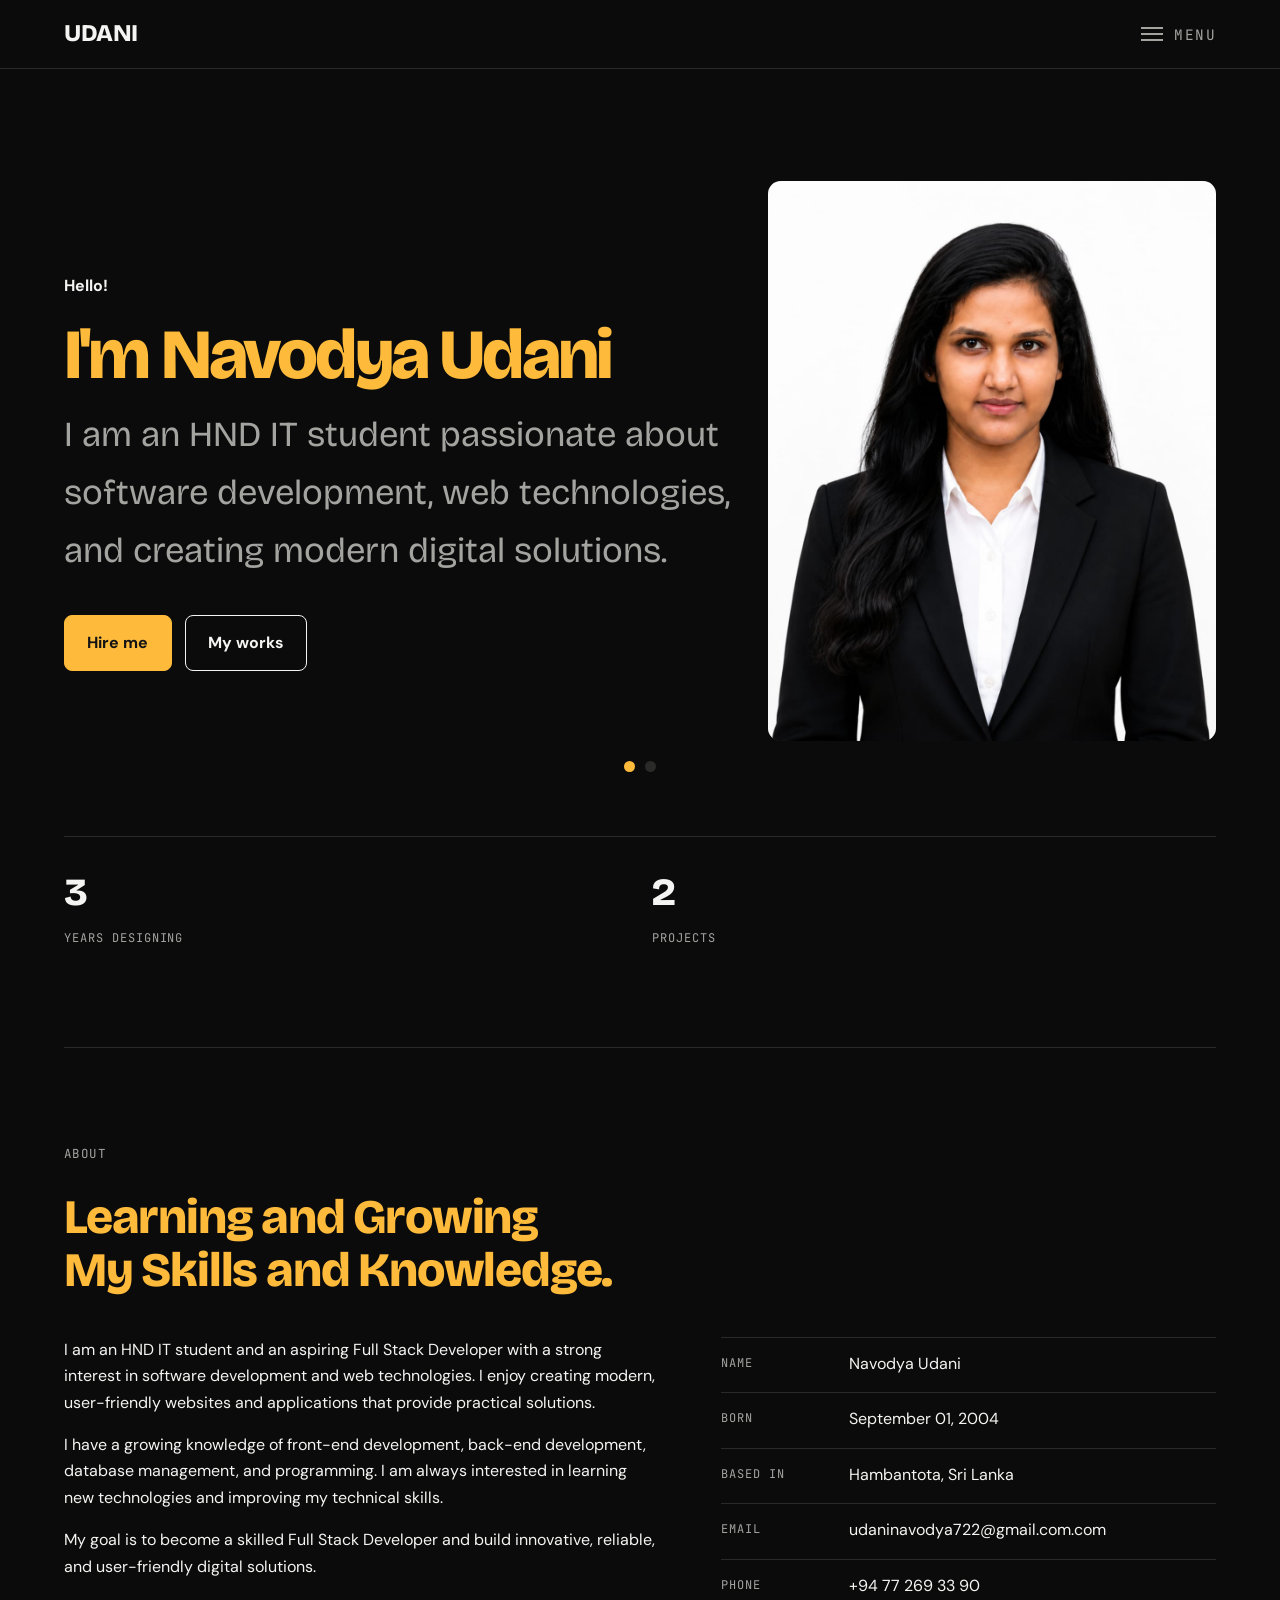
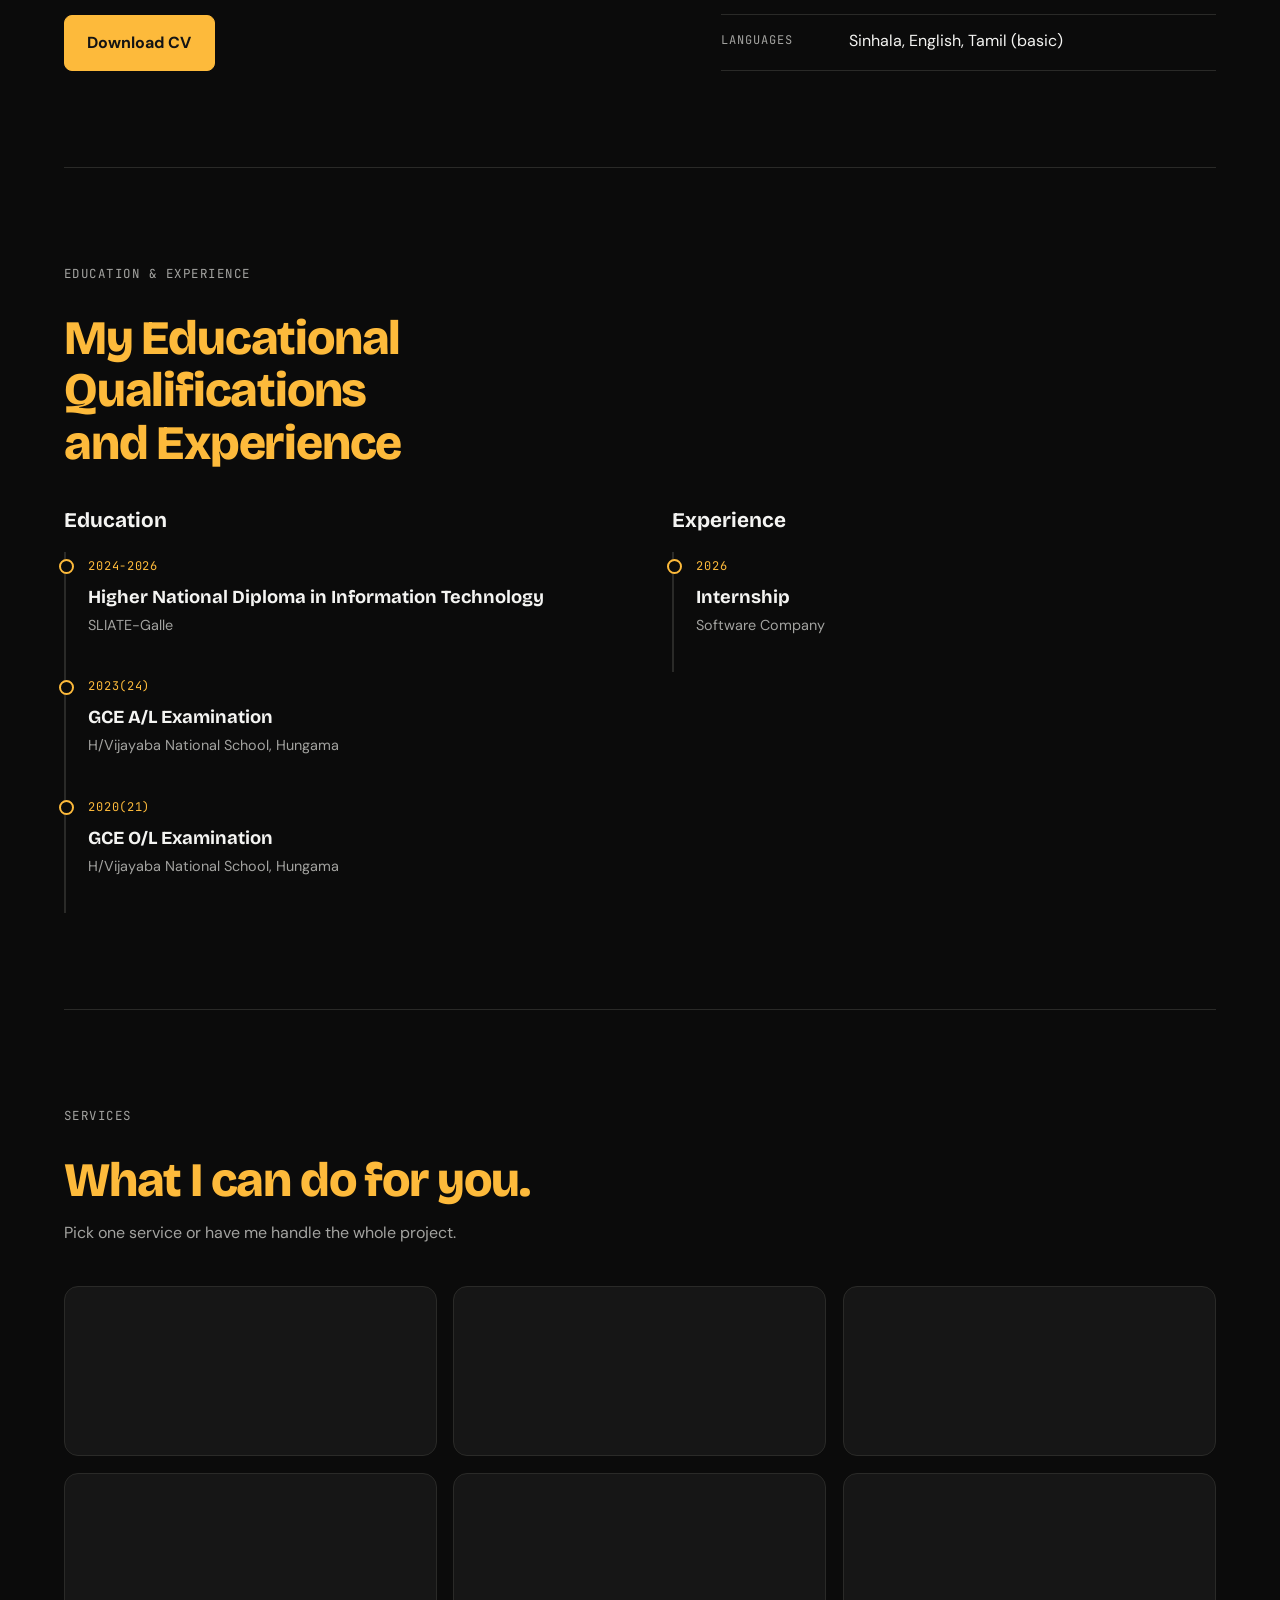
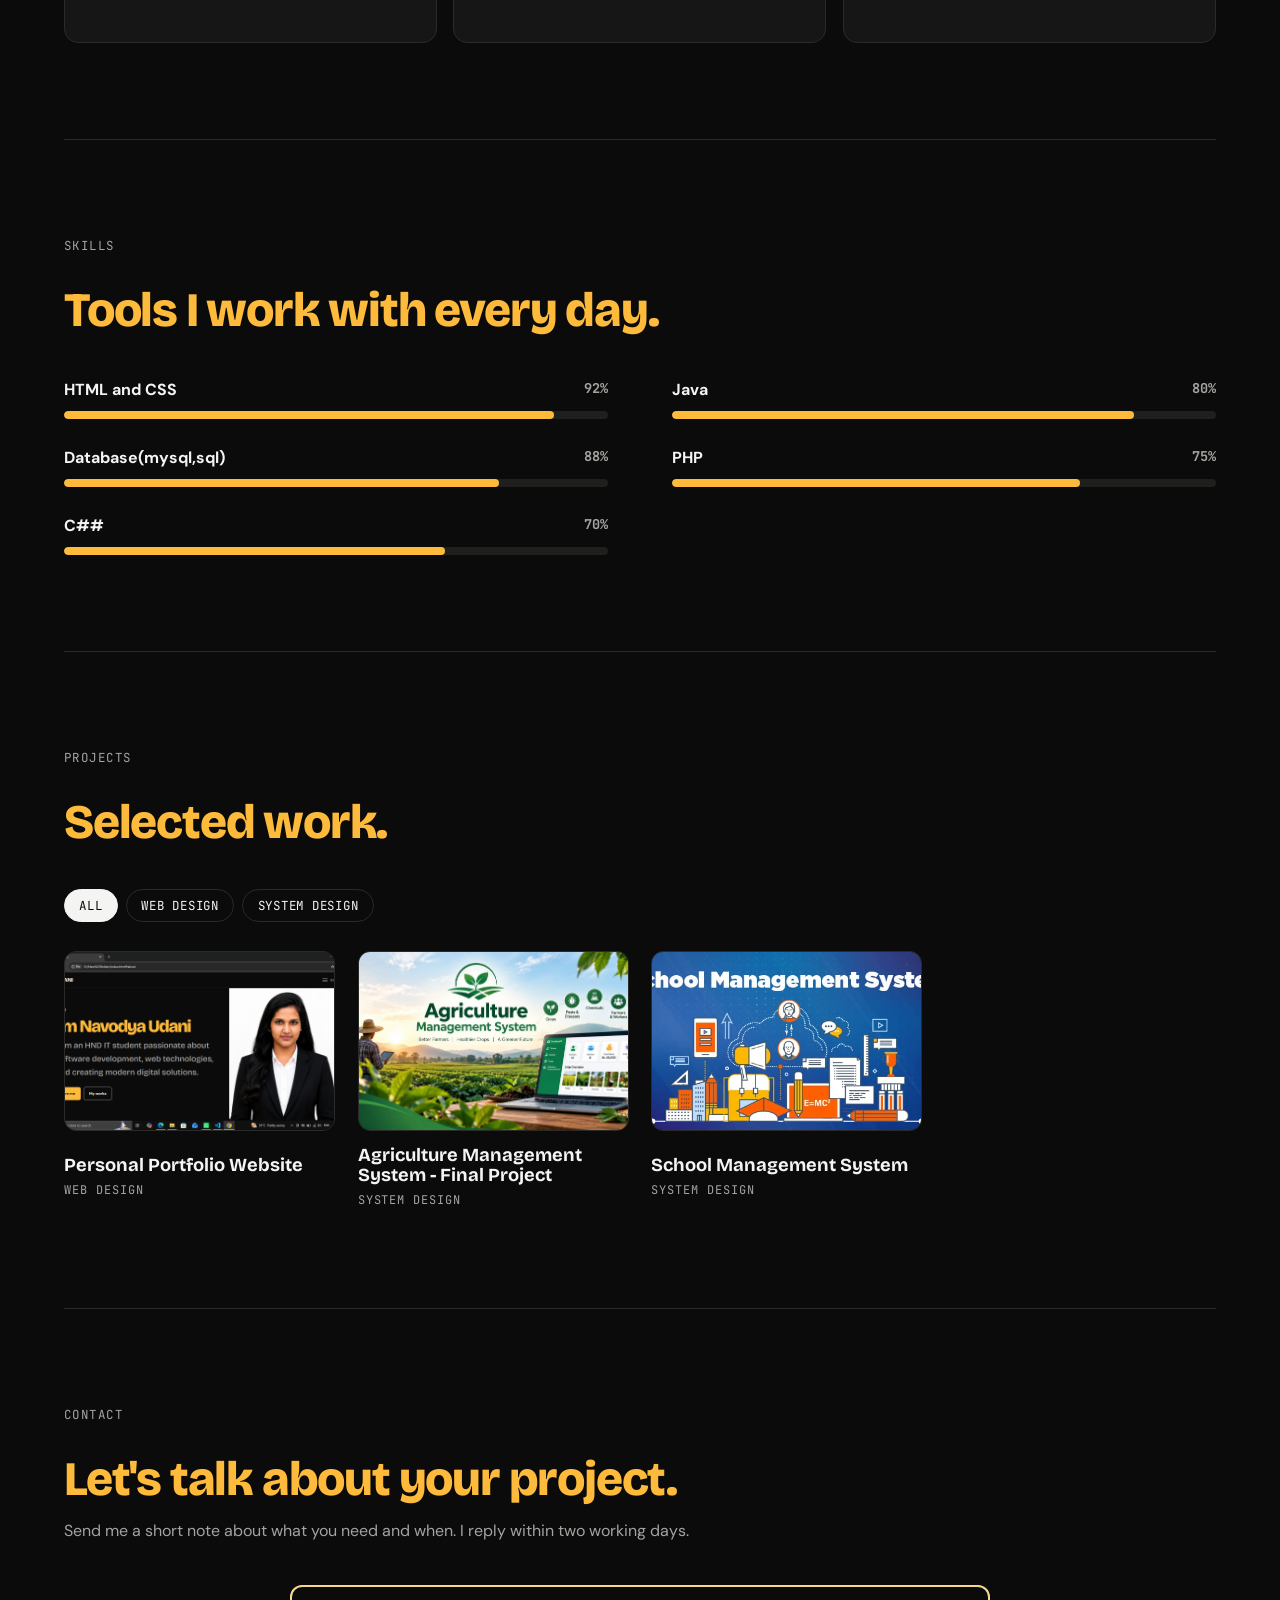
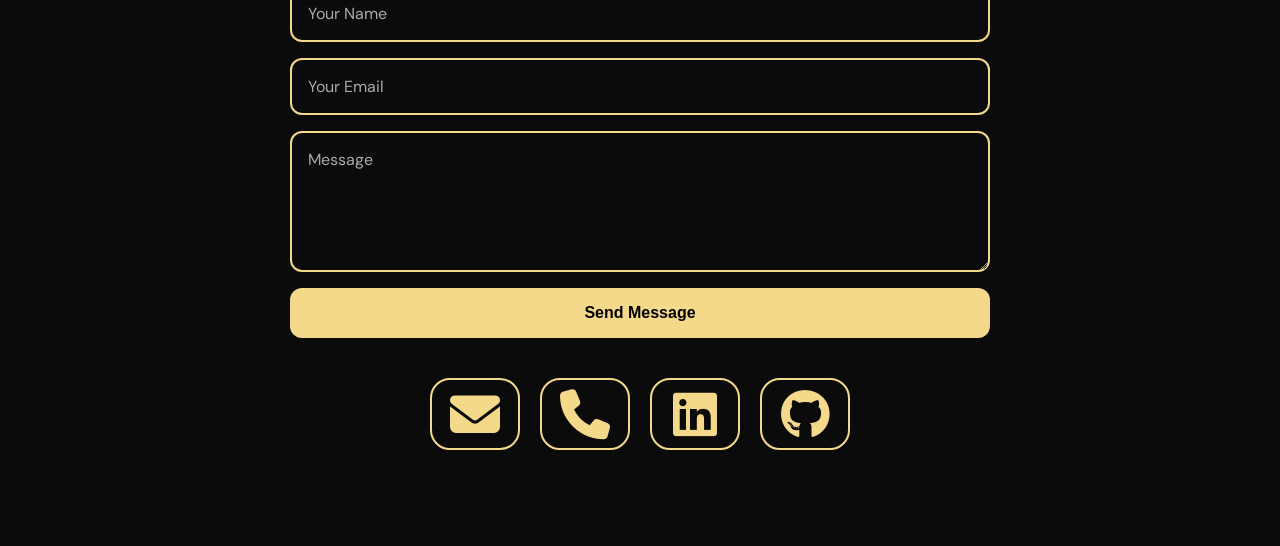
<file: index.html>
<!doctype html>
<html lang="en">
<head>
<meta charset="utf-8">
<meta name="viewport" content="width=device-width, initial-scale=1">
<title>Portfolio</title>
<link rel="preconnect" href="https://fonts.googleapis.com">
<link rel="preconnect" href="https://fonts.gstatic.com" crossorigin>
<link rel="stylesheet" href="https://fonts.googleapis.com/css2?family=Bricolage+Grotesque:opsz,wght@12..96,500;12..96,700;12..96,800&family=DM+Sans:wght@400;500;700&family=JetBrains+Mono:wght@400;500&display=swap">
<link rel="stylesheet" href="style.css">
<link rel="stylesheet" href="https://cdnjs.cloudflare.com/ajax/libs/font-awesome/6.5.1/css/all.min.css">
</head>
<body>
<div class="shell">
  <aside class="rail">
    <div>
      <a class="brand" href="#home">Udani<span>.</span>P</a>
      <nav class="nav" id="nav">
        <a href="#home">Home</a><a href="#about">About</a><a href="#education & experience">Education & Experience</a><a href="#services">Services</a><a href="#skills">Skills</a><a href="#projects">Projects</a><a href="#contact">Contact</a>
      </nav>
    </div>
    <div class="rail-foot">
      <button class="tbtn" data-toggle type="button">Light / Dark</button>
      <span>Hambantota, Sri Lanka<br>UTC+05:30</span>
    </div>
  </aside>

  <div style="min-width:0">
    <header class="topbar">
      <a class="brand" href="#home">Udani</a>
      <button class="menu-btn" id="menuBtn" type="button" aria-expanded="false" aria-controls="mmenu"><span class="bars"></span>Menu</button>
      <nav class="mmenu" id="mmenu" hidden>
        <a href="#home">Home</a>
        <a href="#about">About</a>
        <a href="#education & experience">Education & Experience</a>
        <a href="#services">Services</a>
        <a href="#skills">Skills</a>
        <a href="#projects">Projects</a>
        <a href="#contact">Contact</a>
        <button class="tbtn" data-toggle type="button">Light / Dark</button>
      </nav>
    </header>

    <main>
      <section id="home">
        <div class="hero">
          <div class="hero-slider" id="heroSlider">
            <div class="hero-grid slide on">
              <div class="hero-text">
                <p class="eyebrow"><h4>Hello!</h4></p>
                <h1><font color="#FDBA3B">I'm Navodya Udani</font></h1>
                <p class="sub">I am an HND IT student passionate about software development, web technologies, and creating modern digital solutions.</p>
                <div class="cta">
                  <a class="btn p" href="#contact">Hire me</a>
                  <a class="btn" href="#projects">My works</a>
                </div>
              </div>
              <div class="hero-photo"><img src="1.jpeg" alt="I am Navodya Udani"></div>
            </div>
            <div class="hero-grid slide">
              <div class="hero-text">
                <p class="eyebrow"><h4>Hello!</h4></p>
                <h2><font color="#FDBA3B">I am Full Stack Developer</font></h2>
                <p class="sub">I build modern, user-friendly websites and applications with clean design and practical solutions.</p>
                <div class="cta">
                  <a class="btn p" href="#contact">Hire me</a>
                  <a class="btn" href="#projects">My works</a>
                </div>
              </div>
              <div class="hero-photo"><img src="2.jpeg" alt="I am Undergraduate Student"></div>
            </div>
          </div>
          <div class="dots" id="heroDots">
            <button type="button" class="dot on" aria-label="Slide 1"></button>
            <button type="button" class="dot" aria-label="Slide 2"></button>
          </div>
          <div class="stats">
            <div class="stat"><b>3</b><span>Years designing</span></div>
            <div class="stat"><b>2</b><span>Projects </span></div>
        
          </div>
        </div>
      </section>

      <section id="about">
        <div class="sec-head"><p class="eyebrow">About</p><h2><font color="#FDBA3B">Learning and Growing My Skills and Knowledge.</font></h2></div>
        <div class="about">
          <div>
          <p>I am an HND IT student and an aspiring Full Stack Developer with a strong interest in software development and web technologies. I enjoy creating modern, user-friendly websites and applications that provide practical solutions.</p>
          <p>I have a growing knowledge of front-end development, back-end development, database management, and programming. I am always interested in learning new technologies and improving my technical skills.</p>
          <p>My goal is to become a skilled Full Stack Developer and build innovative, reliable, and user-friendly digital solutions.</p>
            <div class="cta"><a class="btn p" href="Udani CV.pdf">Download CV</a></div>
          </div>
          <dl class="facts">
            <div><dt>Name</dt><dd>Navodya Udani</dd></div>
            <div><dt>Born</dt><dd>September 01, 2004</dd></div>
            <div><dt>Based in</dt><dd>Hambantota, Sri Lanka</dd></div>
            <div><dt>Email</dt><dd>udaninavodya722@gmail.com.com</dd></div>
            <div><dt>Phone</dt><dd>+94 77 269 33 90</dd></div>
            <div><dt>Languages</dt><dd>Sinhala, English, Tamil (basic)</dd></div>
          </dl>
        </div>
      </section>

     <section id="education">
  <div class="sec-head">
    <p class="eyebrow">Education &amp; Experience</p>
    <h2><font color="FDBA3B">My Educational Qualifications and Experience</font></h2>
  </div>
  <div class="cols">
    <div>
      <h3>Education</h3>
      <ul class="tl">
        <li><span class="yr">2024-2026</span><h4>Higher National Diploma in Information Technology</h4><div class="org">SLIATE-Galle</div></li>
        <li><span class="yr">2023(24)</span><h4>GCE A/L Examination</h4><div class="org">H/Vijayaba National School, Hungama</div></li>
        <li><span class="yr">2020(21)</span><h4>GCE O/L Examination</h4><div class="org">H/Vijayaba National School, Hungama</div></li>
      </ul>
    </div>
    <div>
      <h3>Experience</h3>
      <ul class="tl">
        <li><span class="yr">2026</span><h4>Internship</h4><div class="org">Software Company</div></li>
      </ul>
    </div>
  </div>
</section>
<section id="services">
  <div class="sec-head">
    <p class="eyebrow">Services</p>
    <h2><font color="FDBA3B">What I can do for you.</font></h2>
    <p>Pick one service or have me handle the whole project.</p>
  </div>

  <div class="svc-grid">
    <div class="svc-card">
      <svg viewBox="0 0 24 24"><rect x="3" y="4" width="18" height="14" rx="2"/><path d="M3 9h18M8 21h8"/></svg>
      <h3>Web design</h3>
      <p>Page layouts, type and colour that match your brand and suit your content.</p>
    </div>
    <div class="svc-card">
      <svg viewBox="0 0 24 24"><rect x="7" y="2" width="10" height="20" rx="2"/><path d="M11 18h2"/></svg>
      <h3>App design</h3>
      <p>Mobile app screens and prototypes created to match your requirements.</p>
    </div>
    <div class="svc-card">
      <svg viewBox="0 0 24 24"><rect x="3" y="4" width="18" height="14" rx="2"/><path d="M10 9l-3 3 3 3M14 9l3 3-3 3"/></svg>
      <h3>Frontend development</h3>
      <p>Responsive, accessible interfaces built with HTML, CSS and JavaScript.</p>
    </div>
    <div class="svc-card">
      <svg viewBox="0 0 24 24"><rect x="3" y="3" width="18" height="7" rx="2"/><rect x="3" y="14" width="18" height="7" rx="2"/><path d="M7 6.5h.01M7 17.5h.01"/></svg>
      <h3>Backend development</h3>
      <p>Server-side logic, APIs and user login that keep your application running securely.</p>
    </div>
    <div class="svc-card">
      <svg viewBox="0 0 24 24"><path d="M12 3 3 8l9 5 9-5-9-5zM3 12l9 5 9-5M3 16l9 5 9-5"/></svg>
      <h3>Full-stack development</h3>
      <p>Complete web applications built end to end, from the interface to the server and database.</p>
    </div>
    <div class="svc-card">
      <svg viewBox="0 0 24 24"><ellipse cx="12" cy="5.5" rx="8" ry="3"/><path d="M4 5.5v13c0 1.7 3.6 3 8 3s8-1.3 8-3v-13M4 12c0 1.7 3.6 3 8 3s8-1.3 8-3"/></svg>
      <h3>Database management</h3>
      <p>Designing, creating and maintaining databases so your data stays organised and safe.</p>
    </div>
  </div>
</section>

      <section id="skills">
        <div class="sec-head"><p class="eyebrow">Skills</p><h2><font color="FDBA3B">Tools I work with every day.</font></h2></div>
        <div class="skills">
          
          <div><div class="sk-top">HTML and CSS <span>92%</span></div><div class="bar"><i style="width:90%"></i></div></div>
          <div><div class="sk-top">Java <span>80%</span></div><div class="bar"><i style="width:85%"></i></div></div>
          <div><div class="sk-top">Database(mysql,sql) <span>88%</span></div><div class="bar"><i style="width:80%"></i></div></div>
          <div><div class="sk-top">PHP <span>75%</span></div><div class="bar"><i style="width:75%"></i></div></div>
          <div><div class="sk-top">C## <span>70%</span></div><div class="bar"><i style="width:70%"></i></div></div>
        </div>
      </section>

      <section id="projects">
  <div class="sec-head">
    <p class="eyebrow">Projects</p>
    <h2><font color="FDBA3B">Selected work.</font></h2>
  </div>

  <div class="filters" id="filters" role="group" aria-label="Filter projects">
    <button class="chip" type="button" data-f="all" aria-pressed="true">All</button>
    <button class="chip" type="button" data-f="Web Design" aria-pressed="false">Web Design</button>
    <button class="chip" type="button" data-f="System Design" aria-pressed="false">System Design</button>
  </div>

  <div class="projects" id="projects-grid">

    <!-- Portfolio Website -->
    <a class="proj" href="#home" data-c="Web Design">
      <div class="cover c1">
        <img src="5.png" alt="Portfolio Website">
      </div>
      <div>
        <h3>Personal Portfolio Website</h3>
        <span class="tag">Web Design</span>
      </div>
    </a>

    <!-- Agriculture Management System -->
    <a class="proj" href="#projects" data-c="System Design">
      <div class="cover c2">
        <img src="3.jpeg" alt="Agriculture Management System">
      </div>
      <div>
        <h3>Agriculture Management System - Final Project</h3>
        <span class="tag">System Design</span>
      </div>
    </a>

    <!-- School Management System -->
    <a class="proj" href="#projects" data-c="System Design">
      <div class="cover c3">
        <img src="4.jpeg" alt="School Management System">
      </div>
      <div>
        <h3>School Management System</h3>
        <span class="tag">System Design</span>
      </div>
    </a>

  </div>
</section>


    <section id="contact">
  <div class="sec-head">
    <p class="eyebrow">Contact</p>
    <h2><font color="FDBA3B">Let's talk about your project.</font></h2>
    <p>Send me a short note about what you need and when. I reply within two working days.</p>
  </div>

  <div class="contact">
    <div class="social-icons">
  <a href="mailto:udaninavodya722@gmail.com" title="Email"><i class="fa-solid fa-envelope"></i></a>
  <a href="tel:+94772693390" title="Phone"><i class="fa-solid fa-phone"></i></a>
  <a href="https://www.linkedin.com/in/YOUR-LINK" target="_blank" title="LinkedIn"><i class="fa-brands fa-linkedin"></i></a>
  <a href="https://github.com/YOUR-USERNAME" target="_blank" title="GitHub"><i class="fa-brands fa-github"></i></a>
</div>

  <form class="contact-form" action="https://api.web3forms.com/submit" method="POST">
  <input type="hidden" name="access_key" value="3521c0cc-0ad7-4459-beb5-69a77e27d108"> 
  <input type="text" name="name" placeholder="Your Name" required>
  <input type="email" name="email" placeholder="Your Email" required>
  <textarea name="message" rows="5" placeholder="Message" required></textarea>
  <button type="submit">Send Message</button>
</form>
  </div>
</section>
<script src="script.js"></script>
</body>
</html>
</file>
<file: style.css>
body{margin:0}
/* Layout: fixed left rail on desktop, sticky top bar with dropdown menu on phones. */
:root{
  --bg:#0B0B0B; --surface:#161616; --fg:#F4F4F2; --muted:#A3A3A0; --line:#2A2A28;
  --accent:#FDBA3B; --accent-ink:#141414; --soft:#1F1F1D;
  --f-display:'Bricolage Grotesque','Helvetica Neue',Arial,sans-serif;
  --f-body:'DM Sans','Helvetica Neue',Arial,sans-serif;
  --f-mono:'JetBrains Mono',ui-monospace,Menlo,monospace;
  color-scheme:dark;
}
:root[data-theme="light"]{
  --bg:#F6F4EE; --surface:#FFFFFF; --fg:#161616; --muted:#6A6A66; --line:#DEDBD2;
  --accent:#B87800; --accent-ink:#FFFFFF; --soft:#EFEAD9; color-scheme:light;
}

*{box-sizing:border-box}
html{scroll-behavior:smooth;scroll-padding-top:4.5rem}
body{background:var(--bg);color:var(--fg);font-family:var(--f-body);font-size:16px;line-height:1.65}
a{color:inherit}
h1,h2,h3{font-family:var(--f-display);line-height:1.1;margin:0;text-wrap:balance}
p{margin:0}
:focus-visible{outline:2px solid var(--accent);outline-offset:3px}

.shell{display:grid;grid-template-columns:15rem minmax(0,1fr);min-height:100vh}
.rail{position:sticky;top:0;align-self:start;height:100vh;padding:2rem 1.5rem;display:flex;flex-direction:column;justify-content:space-between;border-right:1px solid var(--line)}
.brand{font-family:var(--f-display);font-weight:800;font-size:1.5rem;text-decoration:none;letter-spacing:-.02em}
.brand span{color:var(--accent)}
.nav{display:flex;flex-direction:column;gap:.15rem;margin-top:2.5rem}
.nav a{font-family:var(--f-mono);font-size:.8rem;text-transform:uppercase;letter-spacing:.08em;text-decoration:none;color:var(--muted);padding:.45rem 0;border-bottom:1px solid transparent}
.nav a:hover,.nav a.on{color:var(--fg)}
.nav a.on::before{content:"";display:inline-block;width:.5rem;height:.5rem;background:var(--accent);border-radius:50%;margin-right:.6rem}
.rail-foot{display:flex;flex-direction:column;gap:.8rem;font-family:var(--f-mono);font-size:.72rem;color:var(--muted)}
.tbtn{font:inherit;font-family:var(--f-mono);font-size:.75rem;text-transform:uppercase;letter-spacing:.08em;background:transparent;color:var(--fg);border:1px solid var(--line);padding:.5rem .8rem;border-radius:.4rem;cursor:pointer;width:max-content}
.tbtn:hover{border-color:var(--accent)}

main{min-width:0;padding-inline:clamp(1rem,5vw,4rem)}
section{padding-block:clamp(3.5rem,8vw,6rem);border-bottom:1px solid var(--line)}
section:last-of-type{border-bottom:0}
.eyebrow{font-family:var(--f-mono);font-size:.78rem;text-transform:uppercase;letter-spacing:.12em;color:var(--accent);margin-bottom:.9rem}
.sec-head{display:grid;gap:.8rem;margin-bottom:2.5rem;max-width:40rem}
.sec-head h2{font-size:clamp(2rem,4.5vw,3rem);font-weight:800;letter-spacing:-.025em}
.sec-head p{color:var(--muted)}

/* hero */
#home{padding-top:clamp(3rem,9vw,7rem)}
.hero h1{font-size:clamp(2.2rem,5.5vw,6.4rem);font-weight:800;letter-spacing:-.04em;line-height:.98}
.hero h1 em{font-style:normal;color:var(--accent)}
.hero .lead{max-width:34rem;margin-top:1.6rem;font-size:1.15rem;color:var(--muted)}
.cta{display:flex;flex-wrap:wrap;gap:.8rem;margin-top:2.2rem}
.btn{display:inline-block;font-weight:700;text-decoration:none;padding:.85rem 1.4rem;border-radius:.5rem;border:1px solid var(--fg)}
.btn.p{background:var(--accent);color:var(--accent-ink);border-color:var(--accent)}
.btn:hover{transform:translateY(-2px)}
.btn{transition:transform .15s}
.stats{display:grid;grid-template-columns:repeat(auto-fit,minmax(9rem,1fr));gap:1.5rem;margin-top:4rem;padding-top:1.5rem;border-top:1px solid var(--line)}
.stat b{display:block;font-family:var(--f-display);font-size:2.4rem;font-weight:800;font-variant-numeric:tabular-nums}
.stat span{font-family:var(--f-mono);font-size:.75rem;text-transform:uppercase;letter-spacing:.08em;color:var(--muted)}

/* about */
.about{display:grid;grid-template-columns:minmax(0,1.2fr) minmax(0,1fr);gap:clamp(1.5rem,5vw,4rem)}
.about p+p{margin-top:1rem}
.facts{margin:0;display:grid;gap:0;border-top:1px solid var(--line)}
.facts div{display:grid;grid-template-columns:7rem minmax(0,1fr);gap:1rem;padding:.8rem 0;border-bottom:1px solid var(--line)}
.facts dt{font-family:var(--f-mono);font-size:.75rem;text-transform:uppercase;letter-spacing:.08em;color:var(--muted);padding-top:.2rem}
.facts dd{margin:0;overflow-wrap:anywhere}

/* resume */
.cols{display:grid;grid-template-columns:repeat(2,minmax(0,1fr));gap:clamp(1.5rem,5vw,4rem)}
.cols h3{font-size:1.3rem;margin-bottom:1.2rem}
.tl{list-style:none;margin:0;padding:0;border-left:2px solid var(--line)}
.tl li{position:relative;padding:0 0 1.8rem 1.4rem}
.tl li::before{content:"";position:absolute;left:-.45rem;top:.45rem;width:.7rem;height:.7rem;border-radius:50%;background:var(--bg);border:2px solid var(--accent)}
.tl .yr{font-family:var(--f-mono);font-size:.75rem;color:var(--accent);letter-spacing:.06em}
.tl h4{font-family:var(--f-display);font-size:1.15rem;margin:.2rem 0 .1rem}
.tl .org{color:var(--muted);font-size:.9rem;margin-bottom:.4rem}
.tl p{font-size:.95rem;color:var(--muted)}

/* services */
.grid3{display:grid;grid-template-columns:repeat(auto-fit,minmax(15rem,1fr));gap:1px;background:var(--line);border:1px solid var(--line)}
.svc{background:var(--bg);padding:1.8rem;display:grid;gap:.7rem;align-content:start}
.svc:hover{background:var(--soft)}
.svc svg{width:2rem;height:2rem;stroke:var(--accent);fill:none;stroke-width:1.6;stroke-linecap:round;stroke-linejoin:round}
.svc h3{font-size:1.25rem}
.svc p{color:var(--muted);font-size:.95rem}

/* skills */
.skills{display:grid;grid-template-columns:repeat(2,minmax(0,1fr));gap:1.6rem clamp(1.5rem,5vw,4rem)}
.sk-top{display:flex;justify-content:space-between;font-weight:700;margin-bottom:.5rem}
.sk-top span{font-family:var(--f-mono);font-size:.85rem;color:var(--muted);font-variant-numeric:tabular-nums}
.bar{height:.5rem;background:var(--soft);border-radius:1rem;overflow:hidden}
.bar i{display:block;height:100%;background:var(--accent);border-radius:1rem}

/* projects */
.filters{display:flex;flex-wrap:wrap;gap:.5rem;margin-bottom:1.8rem}
.chip{font-family:var(--f-mono);font-size:.78rem;text-transform:uppercase;letter-spacing:.06em;background:transparent;color:var(--fg);border:1px solid var(--line);padding:.45rem .9rem;border-radius:2rem;cursor:pointer}
.chip[aria-pressed="true"]{background:var(--fg);color:var(--bg);border-color:var(--fg)}
.projects{display:grid;grid-template-columns:repeat(auto-fill,minmax(16rem,1fr));gap:1.4rem}
.proj{display:grid;gap:.9rem;text-decoration:none}
.proj[hidden]{display:none}
.cover{aspect-ratio:4/3;max-width:100%;border-radius:.6rem;border:1px solid var(--line);position:relative;overflow:hidden;background:var(--soft)}
.cover::before,.cover::after{content:"";position:absolute}
.c1{background:transparent ;}
.c2{background: transparent;}
.c3{background:transparent;}
.c4{background:linear-gradient(var(--line) 1px,transparent 1px) 0 0/100% 20%,linear-gradient(90deg,var(--line) 1px,transparent 1px) 0 0/16.66% 100%,var(--soft)}
.c4::before{left:16.66%;top:20%;width:50%;height:40%;background:var(--accent);opacity:.9}
.c5::before{inset:0;background:radial-gradient(circle at 30% 70%,var(--accent) 0 22%,transparent 23%),radial-gradient(circle at 72% 32%,var(--fg) 0 14%,transparent 15%)}
.c6{background:linear-gradient(120deg,var(--accent) 0 40%,var(--soft) 40% 100%)}
.c6::before{left:48%;top:20%;width:36%;height:60%;border:3px solid var(--fg);border-radius:.4rem}
.proj h3{font-size:1.15rem}
.proj:hover h3{color:var(--accent)}
.tag{font-family:var(--f-mono);font-size:.75rem;text-transform:uppercase;letter-spacing:.08em;color:var(--muted)}

/* blog */
.posts{display:grid;grid-template-columns:repeat(auto-fit,minmax(16rem,1fr));gap:1.4rem}
.post{background:var(--surface);border:1px solid var(--line);border-radius:.6rem;padding:1.6rem;display:grid;gap:.8rem;align-content:start}
.post time{font-family:var(--f-mono);font-size:.75rem;color:var(--accent);letter-spacing:.06em}
.post h3{font-size:1.2rem}
.post p{color:var(--muted);font-size:.95rem}
.post a{font-weight:700;text-decoration:none;color:var(--accent)}
.post a:hover{text-decoration:underline}
.avail{margin-top:3rem;padding:clamp(1.5rem,4vw,2.5rem);background:var(--accent);color:var(--accent-ink);border-radius:.8rem;display:flex;flex-wrap:wrap;gap:1.2rem;justify-content:space-between;align-items:center}
.avail h3{font-size:clamp(1.4rem,3vw,2rem)}
.avail p{opacity:.85;margin-top:.4rem}
.avail .btn{background:var(--accent-ink);color:var(--accent);border-color:var(--accent-ink)}

/* contact */
.contact{display:grid;grid-template-columns:repeat(auto-fit,minmax(15rem,1fr));gap:1.4rem}
.ct{border-top:2px solid var(--fg);padding-top:1rem;display:grid;gap:.5rem;align-content:start}
.ct .lab{font-family:var(--f-mono);font-size:.75rem;text-transform:uppercase;letter-spacing:.1em;color:var(--muted)}
.ct .val{font-family:var(--f-display);font-size:1.2rem;font-weight:700;overflow-wrap:anywhere}
.copy{font:inherit;font-family:var(--f-mono);font-size:.72rem;text-transform:uppercase;letter-spacing:.08em;background:transparent;color:var(--accent);border:0;padding:0;cursor:pointer;text-align:left;width:max-content}
.copy:hover{text-decoration:underline}
footer{padding-block:2rem;display:flex;flex-wrap:wrap;gap:.8rem 2rem;justify-content:space-between;font-family:var(--f-mono);font-size:.75rem;color:var(--muted)}
.note{margin-top:2rem;font-family:var(--f-mono);font-size:.75rem;color:var(--muted)}

/* hero */
.hero-grid{display:grid;grid-template-columns:minmax(0,1.2fr) minmax(0,.8fr);gap:2rem;align-items:center}
.hero-photo{order:2;border-radius:.8rem;overflow:hidden;background:var(--soft);aspect-ratio:4/5;max-width:100%}
.hero-photo img{width:100%;height:100%;object-fit:cover;object-position:top;display:block}
.hero .sub{font-family:var(--f-display);font-size:clamp(1.4rem,3.5vw,2.2rem);margin-top:1rem;color:var(--muted)}
.hero-slider{display:grid}
.hero-slider .slide{grid-area:1/1;opacity:0;visibility:hidden;transition:opacity .8s ease,visibility .8s}
.hero-slider .slide.on{opacity:1;visibility:visible}
.dots{display:flex;justify-content:center;gap:.6rem;margin-top:1.2rem}
.dot{width:.7rem;height:.7rem;border-radius:50%;border:0;padding:0;background:var(--line);cursor:pointer}
.dot.on{background:var(--accent)}


/* phone */
.topbar{display:none}
@media (max-width:860px){
  .shell{display:block}
  .rail{display:none}
  html{scroll-padding-top:4rem}

  .topbar{display:flex;position:sticky;top:0;z-index:10;background:var(--bg);border-bottom:1px solid var(--line);align-items:center;justify-content:space-between;padding:.9rem 1rem}
  .topbar .brand{font-size:1.5rem;text-transform:uppercase}
  .menu-btn{display:flex;align-items:center;gap:.7rem;background:none;border:0;color:var(--muted);font-family:var(--f-mono);font-size:.9rem;text-transform:uppercase;letter-spacing:.1em;cursor:pointer;padding:.4rem 0}
  .bars,.bars::before,.bars::after{display:block;width:1.4rem;height:2px;background:currentColor}
  .bars{position:relative}
  .bars::before,.bars::after{content:"";position:absolute;left:0}
  .bars::before{top:-6px}
  .bars::after{top:6px}

  .mmenu{position:absolute;left:0;right:0;top:100%;background:var(--bg);border-bottom:1px solid var(--line);padding:.5rem 1rem 1.2rem;display:flex;flex-direction:column;max-height:calc(100vh - 4rem);overflow-y:auto}
  .mmenu[hidden]{display:none}
  .mmenu a{font-size:1.2rem;text-decoration:none;padding:.8rem 0 .4rem;width:max-content;border-bottom:2px solid transparent}
  .mmenu a.on{color:var(--accent);border-bottom-color:var(--accent)}
  .mmenu .tbtn{margin-top:1rem}

  .about,.cols,.skills{grid-template-columns:minmax(0,1fr)}

  .hero-grid{display:block;position:relative;border-radius:.8rem;overflow:hidden}
  .hero-photo{position:absolute;inset:0;aspect-ratio:auto;border-radius:0}
  .hero-photo::after{content:"";position:absolute;inset:0;background:linear-gradient(to top,rgba(0,0,0,.88) 15%,rgba(0,0,0,.25) 75%)}
  .hero-text{position:relative;z-index:1;min-height:36rem;padding:1.5rem;display:flex;flex-direction:column;justify-content:flex-end;align-items:center;text-align:center;color:#fff}
  .hero-text h1{color:#fff}
  .hero-text .eyebrow{color:#FDBA3B}
  .hero-text h1 em{color:#FDBA3B}
  .hero .sub{color:rgba(255,255,255,.88)}
  .hero-text .cta{justify-content:center}
  .hero-text .btn{color:#fff;border-color:rgba(255,255,255,.7)}
  .hero-text .btn.p{background:#FDBA3B;border-color:#FDBA3B;color:#141414}
}
@media (prefers-reduced-motion:reduce){html{scroll-behavior:auto}.btn{transition:none}.hero-slider .slide{transition:none}}
/* Menu button on every screen size */
.rail{display:none}
.shell{display:block}
.topbar{display:flex;position:sticky;top:0;z-index:10;background:var(--bg);border-bottom:1px solid var(--line);align-items:center;justify-content:space-between;padding:.9rem clamp(1rem,5vw,4rem)}
.topbar .brand{font-size:1.5rem;text-transform:uppercase}
.menu-btn{display:flex;align-items:center;gap:.7rem;background:none;border:0;color:var(--muted);font-family:var(--f-mono);font-size:.9rem;text-transform:uppercase;letter-spacing:.1em;cursor:pointer;padding:.4rem 0}
.bars,.bars::before,.bars::after{display:block;width:1.4rem;height:2px;background:currentColor}
.bars{position:relative}
.bars::before,.bars::after{content:"";position:absolute;left:0}
.bars::before{top:-6px}
.bars::after{top:6px}
.mmenu{position:absolute;left:0;right:0;top:100%;background:var(--bg);border-bottom:1px solid var(--line);padding:.5rem clamp(1rem,5vw,4rem) 1.2rem;display:flex;flex-direction:column;max-height:calc(100vh - 4rem);overflow-y:auto}
.mmenu[hidden]{display:none}
.mmenu a{font-size:1.2rem;text-decoration:none;padding:.8rem 0 .4rem;width:max-content;border-bottom:2px solid transparent}
.mmenu a.on{color:var(--accent);border-bottom-color:var(--accent)}
.mmenu .tbtn{margin-top:1rem}
html{scroll-padding-top:4rem}
.cover {
    width: 100%;
    height: 180px;
    overflow: hidden;
    border-radius: 12px;
    position:relative;
}

.cover img {
    width: 100%;
    height: 100%;
    object-fit: cover;
    display: block;
}
.svc-grid{
  display:grid;
  grid-template-columns:repeat(3,minmax(0,1fr));
  gap:1rem;
}
.svc-card{
  background:var(--surface);
  border:1px solid var(--line);
  border-radius:14px;
  padding:1.4rem;
}
.svc-card{
  transition: transform .15s ease-out, box-shadow .3s ease, border-color .3s ease;
  transform-style: preserve-3d;
  will-change: transform;
}
.svc-card:hover{
  border-color: var(--accent);
  box-shadow: 0 15px 35px rgba(245,217,139,.25);
}
.svc-card svg{
  width:2rem;height:2rem;margin-bottom:.8rem;
  fill:none;stroke:var(--accent);stroke-width:1.6;
  stroke-linecap:round;stroke-linejoin:round;
}
.svc-card h3{margin:0 0 .4rem;font-size:1.05rem;color:var(--fg)}
.svc-card p{margin:0;color:var(--muted);font-size:.92rem;line-height:1.55}

@media (max-width:900px){.svc-grid{grid-template-columns:repeat(2,minmax(0,1fr))}}
@media (max-width:560px){.svc-grid{grid-template-columns:minmax(0,1fr)}}

.ct .lab i{color:var(--accent);margin-right:.45rem;width:1.1em;text-align:center}

.contact-form {
  display: flex;
  flex-direction: column;
  gap: 16px;
  max-width: 600px;
  margin-top: 50px;
}

.contact-form input,
.contact-form textarea {
  padding: 16px;
  background: transparent;
  border: 2px solid #f5d98b;
  border-radius: 12px;
  color: #fff;
  font-size: 16px;
  font-family: inherit;
}

.contact-form input::placeholder,
.contact-form textarea::placeholder { color: #aaa; }

.contact-form input:focus,
.contact-form textarea:focus {
  outline: none;
  border-color: #fff;
}

.contact-form button {
  padding: 16px;
  background: #f5d98b;
  color: #000;
  border: none;
  border-radius: 12px;
  font-size: 16px;
  font-weight: bold;
  cursor: pointer;
  transition: transform .2s;
}

.contact-form button:hover { transform: scale(1.03); }

.contact-form {
  order: 1;
  width: 100%;
  max-width: 700px;
  margin-top: 0;
}

.social-icons {
  order: 2;
  flex-wrap: wrap;
}
.social-icons { display: flex; gap: 20px; }

.social-icons a {
  display: flex;
  justify-content: center;
  gap:80px;
  align-items: center;
  justify-content: center;
  width: 90px;
  height: 8dvh;
  font-size: 50px;
  color: #f5d98b;
  border: 2px solid #f5d98b;
  border-radius: 20px;
  text-decoration: none;
  transition: transform .2s, color .2s, background .2s;
}

.social-icons a:hover {
  transform: scale(1.1);
  background: #f5d98b;
  color: #000;
}
.contact {
  display: flex;
  flex-direction: column;
  align-items: center;
  gap: 40px;
}
</file>
